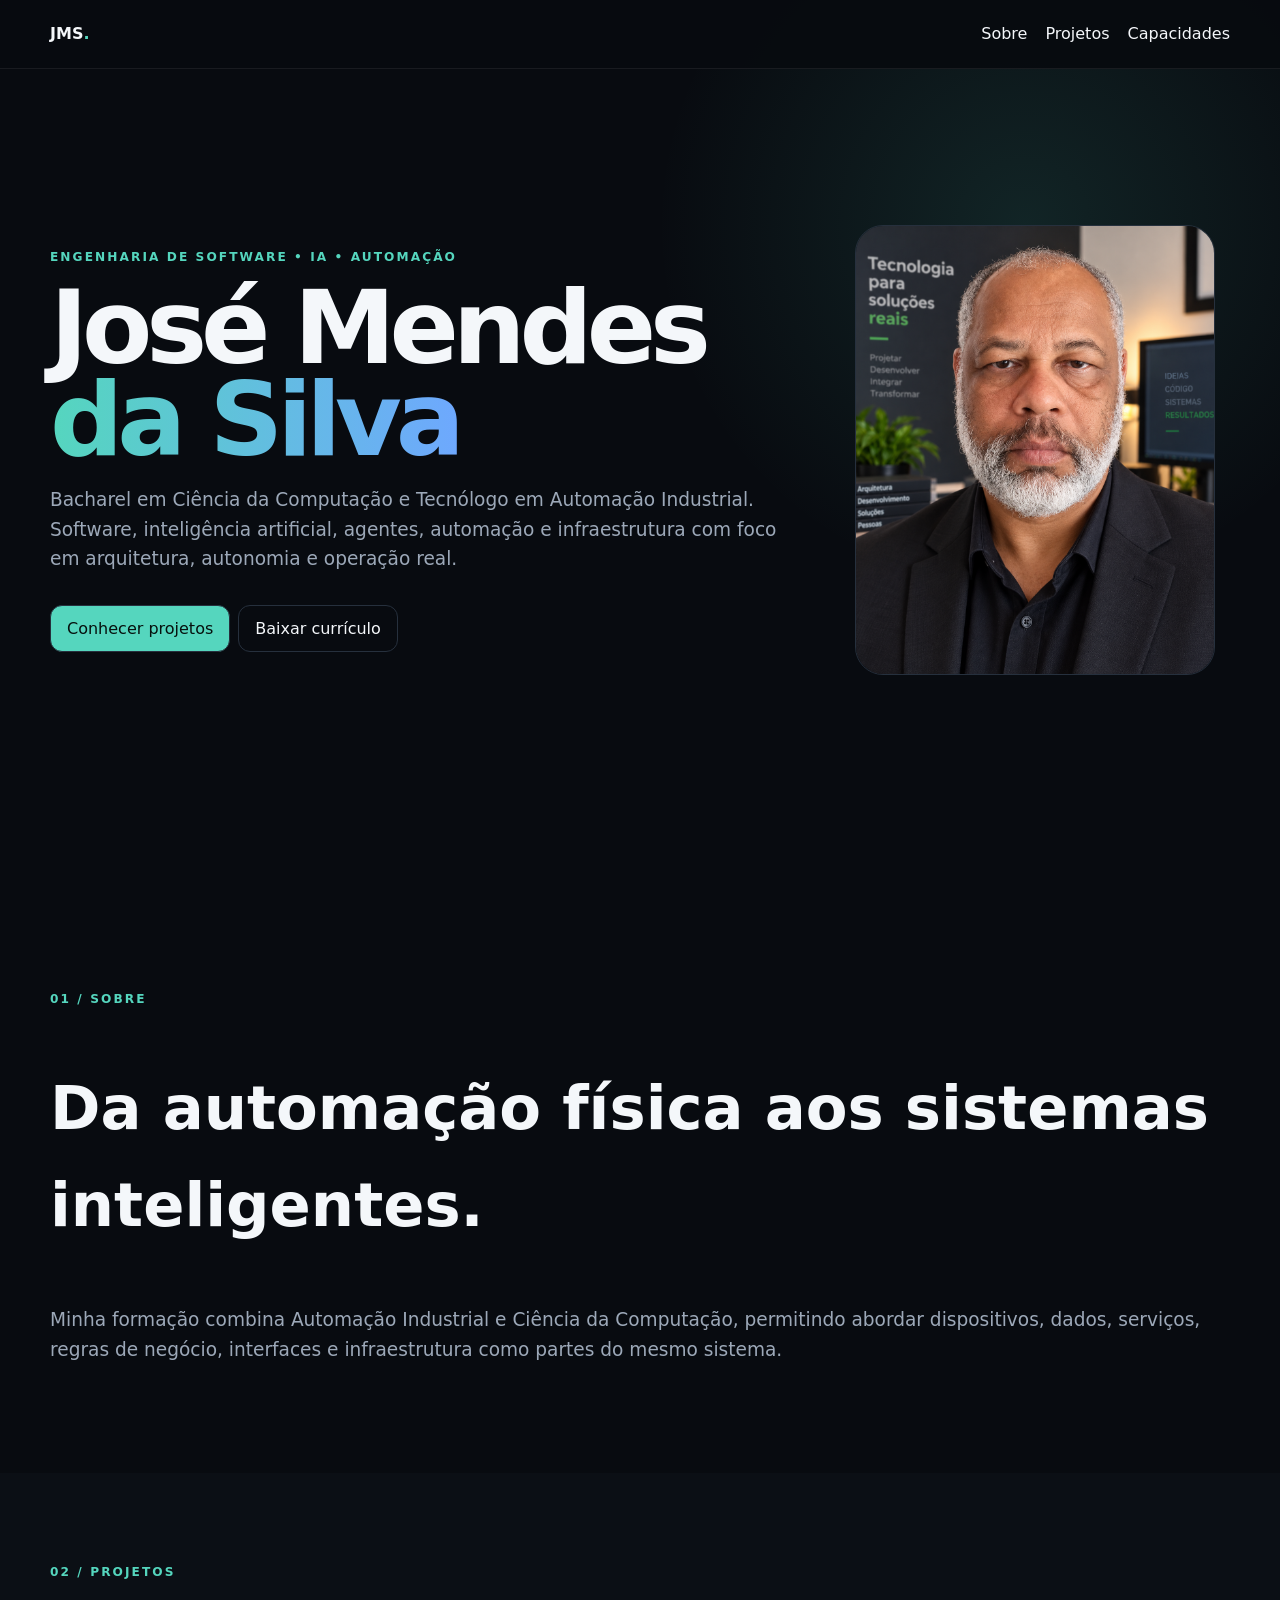
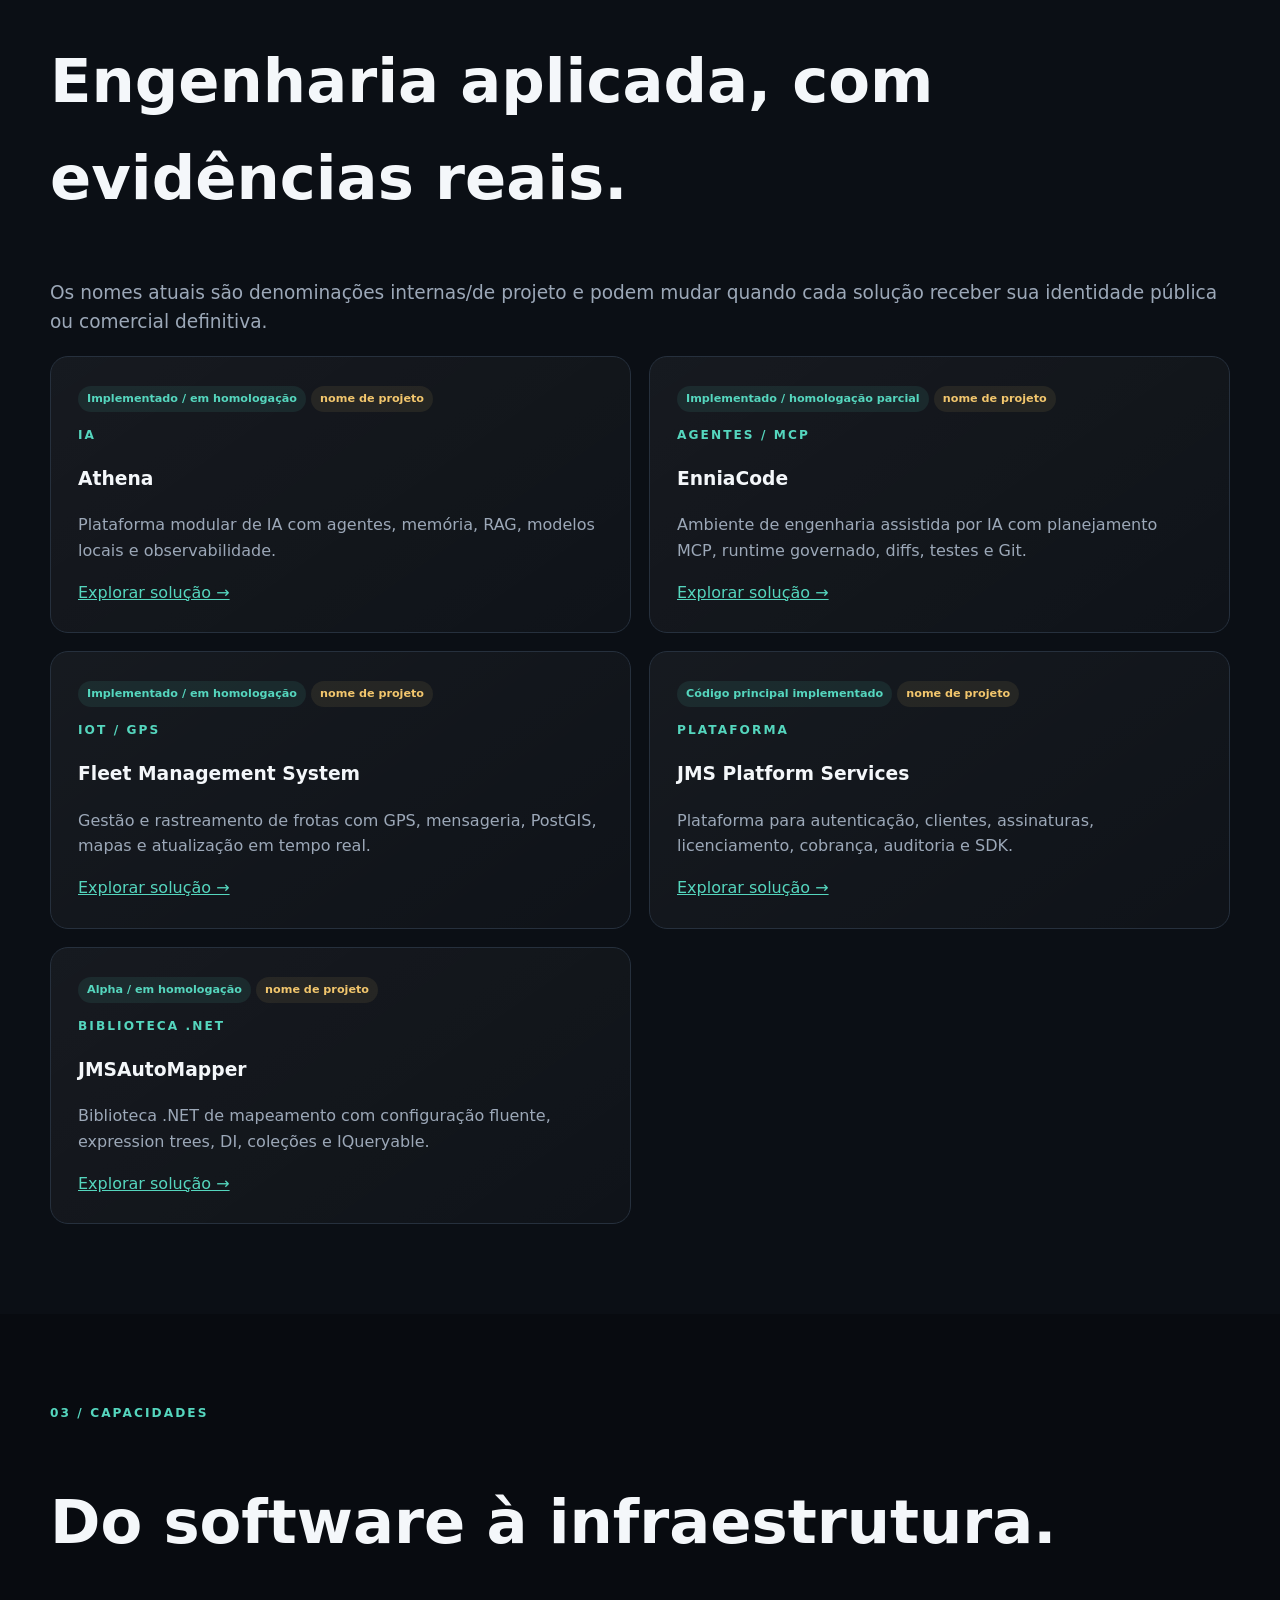
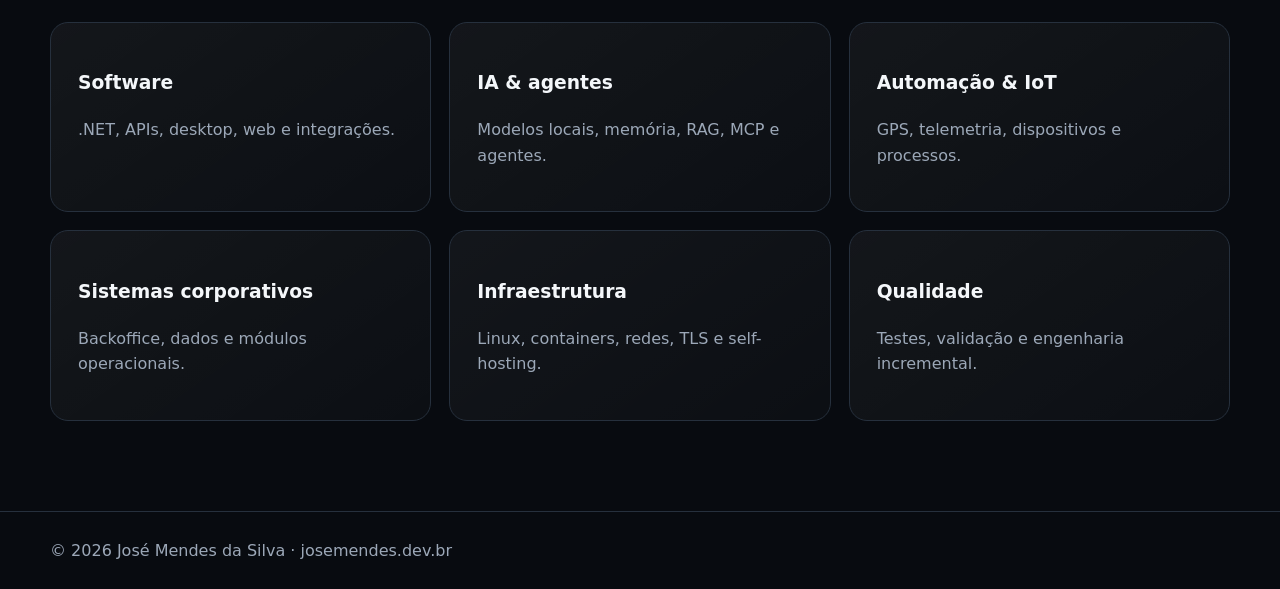
<file: index.html>
<!doctype html><html lang="pt-BR"><head><meta charset="utf-8"><meta name="viewport" content="width=device-width,initial-scale=1"><title>José Mendes da Silva | Software, IA & Automação</title><meta name="description" content="Portfólio profissional de José Mendes da Silva."><link rel="canonical" href="https://josemendes.dev.br/"><link rel="stylesheet" href="assets/site.css"></head><body><nav><div class="c"><a class="brand" href="#">JMS<span>.</span></a><div class="links"><a href="#sobre">Sobre</a><a href="#projetos">Projetos</a><a href="#capacidades">Capacidades</a></div></div></nav><header class="hero"><div class="c hg"><div><div class="k">ENGENHARIA DE SOFTWARE • IA • AUTOMAÇÃO</div><h1>José Mendes<br><span class="grad">da Silva</span></h1><p class="lead">Bacharel em Ciência da Computação e Tecnólogo em Automação Industrial. Software, inteligência artificial, agentes, automação e infraestrutura com foco em arquitetura, autonomia e operação real.</p><a class="btn primary" href="#projetos">Conhecer projetos</a><a class="btn" href="downloads/curriculo.pdf">Baixar currículo</a></div><img class="photo" src="assets/foto.png" alt="José Mendes da Silva"></div></header><main><section id="sobre" class="sec"><div class="c"><div class="k">01 / SOBRE</div><h2>Da automação física aos sistemas inteligentes.</h2><p class="lead">Minha formação combina Automação Industrial e Ciência da Computação, permitindo abordar dispositivos, dados, serviços, regras de negócio, interfaces e infraestrutura como partes do mesmo sistema.</p></div></section><section id="projetos" class="sec alt"><div class="c"><div class="k">02 / PROJETOS</div><h2>Engenharia aplicada, com evidências reais.</h2><p class="lead">Os nomes atuais são denominações internas/de projeto e podem mudar quando cada solução receber sua identidade pública ou comercial definitiva.</p><div id="catalog" class="grid"><p>Carregando catálogo...</p></div></div></section><section id="capacidades" class="sec"><div class="c"><div class="k">03 / CAPACIDADES</div><h2>Do software à infraestrutura.</h2><div class="g3"><div class="card"><h3>Software</h3><p>.NET, APIs, desktop, web e integrações.</p></div><div class="card"><h3>IA & agentes</h3><p>Modelos locais, memória, RAG, MCP e agentes.</p></div><div class="card"><h3>Automação & IoT</h3><p>GPS, telemetria, dispositivos e processos.</p></div><div class="card"><h3>Sistemas corporativos</h3><p>Backoffice, dados e módulos operacionais.</p></div><div class="card"><h3>Infraestrutura</h3><p>Linux, containers, redes, TLS e self-hosting.</p></div><div class="card"><h3>Qualidade</h3><p>Testes, validação e engenharia incremental.</p></div></div></div></section></main><footer class="foot"><div class="c">© <span id="year"></span> José Mendes da Silva · josemendes.dev.br</div></footer><script src="assets/site.js"></script></body></html>
</file>
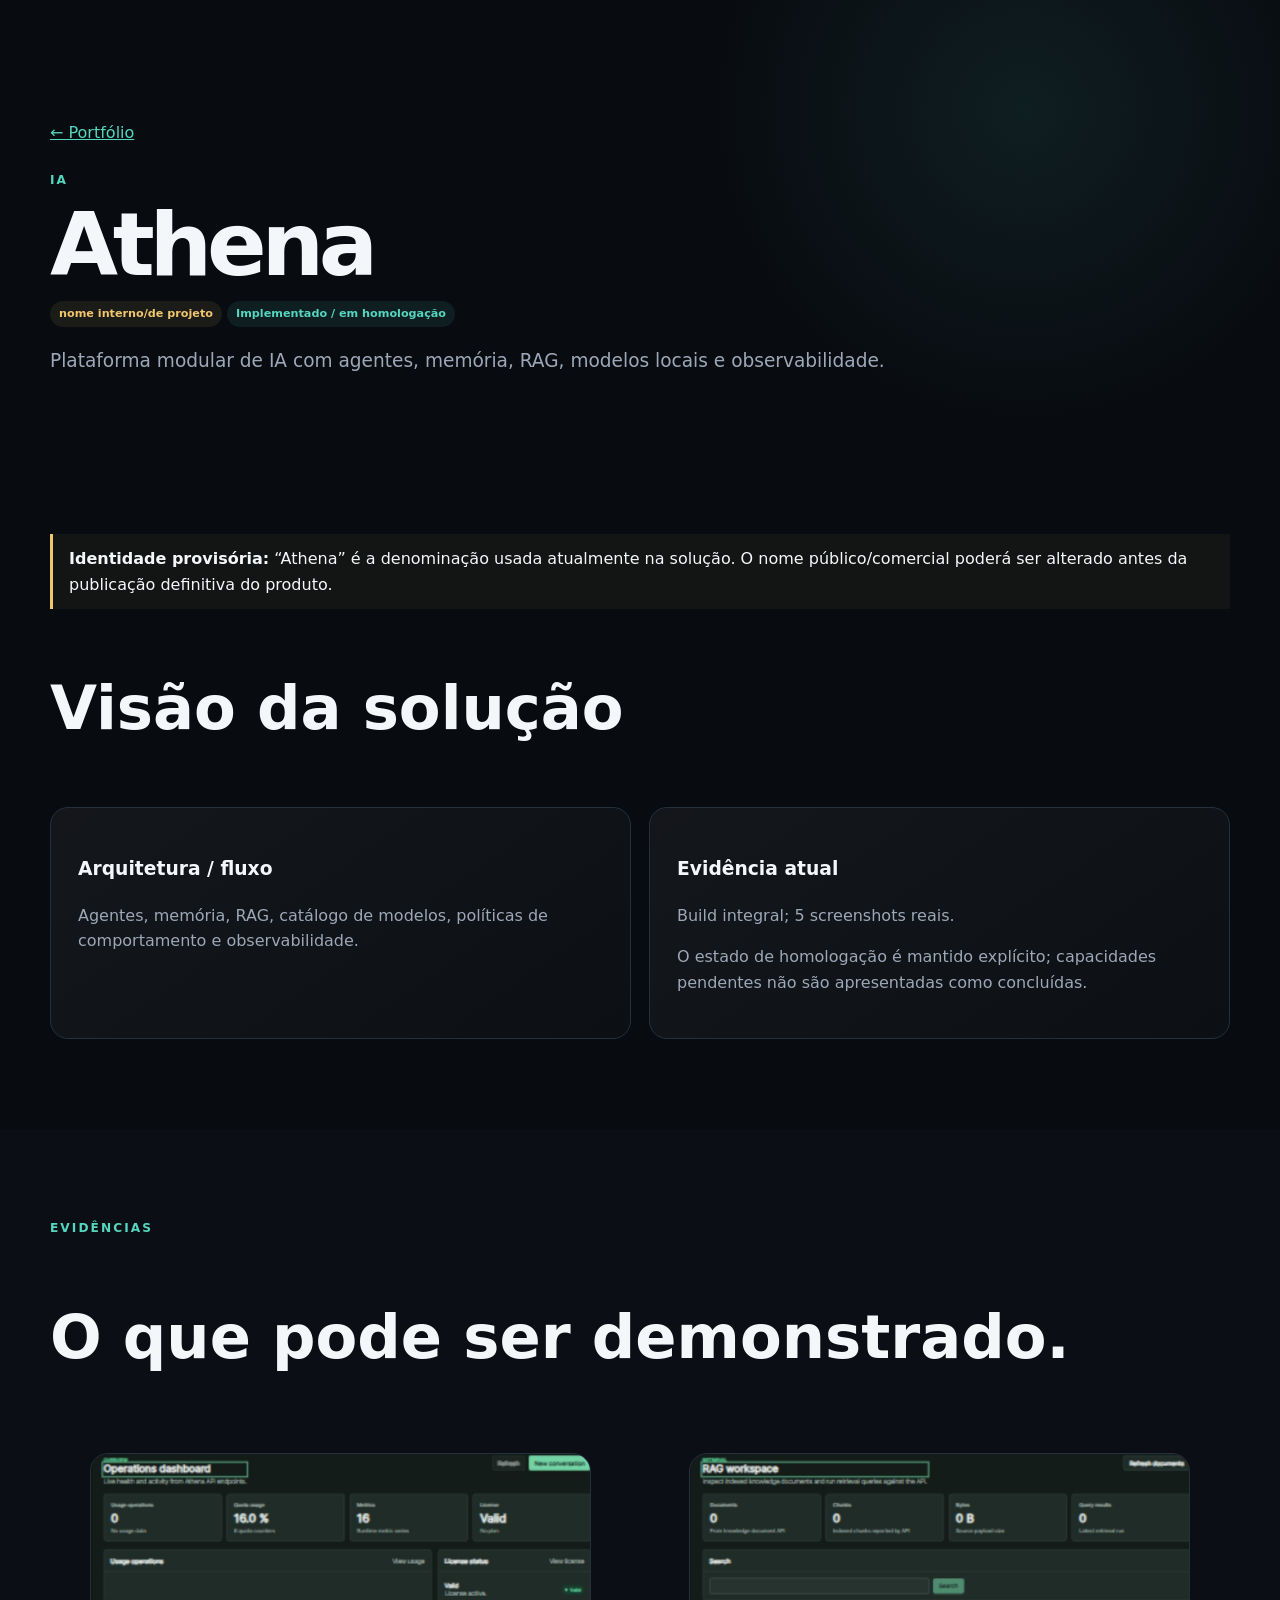
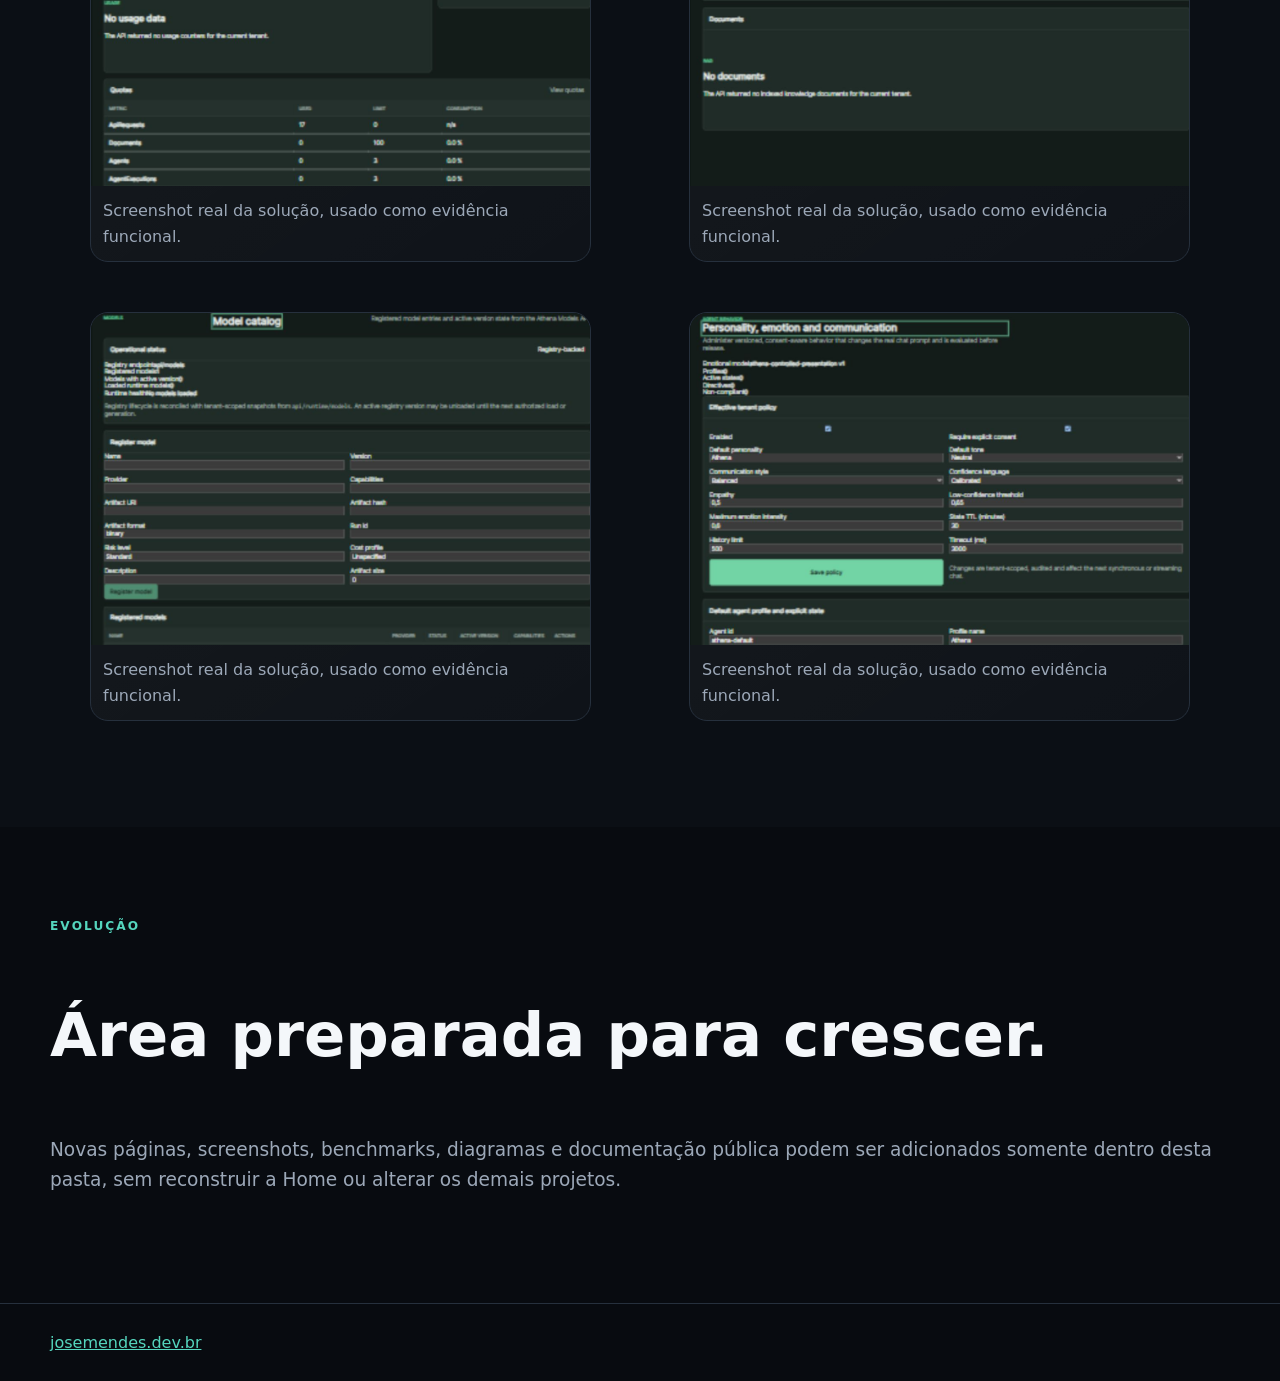
<file: projects/athena/index.html>
<!doctype html><html lang="pt-BR"><head><meta charset="utf-8"><meta name="viewport" content="width=device-width,initial-scale=1"><title>Athena — nome de projeto | José Mendes</title><link rel="stylesheet" href="../../assets/site.css"></head><body><header class="ph"><div class="c"><a class="link" href="../../index.html#projetos">← Portfólio</a><div class="k" style="margin-top:25px">IA</div><h1>Athena</h1><span class="work">nome interno/de projeto</span> <span class="tag">Implementado / em homologação</span><p class="lead">Plataforma modular de IA com agentes, memória, RAG, modelos locais e observabilidade.</p></div></header><main><section class="sec"><div class="c"><div class="notice"><b>Identidade provisória:</b> “Athena” é a denominação usada atualmente na solução. O nome público/comercial poderá ser alterado antes da publicação definitiva do produto.</div><h2>Visão da solução</h2><div class="grid"><div class="card"><h3>Arquitetura / fluxo</h3><p>Agentes, memória, RAG, catálogo de modelos, políticas de comportamento e observabilidade.</p></div><div class="card"><h3>Evidência atual</h3><p>Build integral; 5 screenshots reais.</p><p>O estado de homologação é mantido explícito; capacidades pendentes não são apresentadas como concluídas.</p></div></div></div></section><section class="sec alt"><div class="c"><div class="k">EVIDÊNCIAS</div><h2>O que pode ser demonstrado.</h2><div class="grid"><figure class="shot"><img src="assets/01-hero-dashboard.png" alt="Evidência de Athena"><figcaption>Screenshot real da solução, usado como evidência funcional.</figcaption></figure><figure class="shot"><img src="assets/02-rag-workspace.png" alt="Evidência de Athena"><figcaption>Screenshot real da solução, usado como evidência funcional.</figcaption></figure><figure class="shot"><img src="assets/04-model-catalog.png" alt="Evidência de Athena"><figcaption>Screenshot real da solução, usado como evidência funcional.</figcaption></figure><figure class="shot"><img src="assets/05-behavior-policy.png" alt="Evidência de Athena"><figcaption>Screenshot real da solução, usado como evidência funcional.</figcaption></figure></div></div></section><section class="sec"><div class="c"><div class="k">EVOLUÇÃO</div><h2>Área preparada para crescer.</h2><p class="lead">Novas páginas, screenshots, benchmarks, diagramas e documentação pública podem ser adicionados somente dentro desta pasta, sem reconstruir a Home ou alterar os demais projetos.</p></div></section></main><footer class="foot"><div class="c"><a class="link" href="../../index.html">josemendes.dev.br</a></div></footer></body></html>
</file>
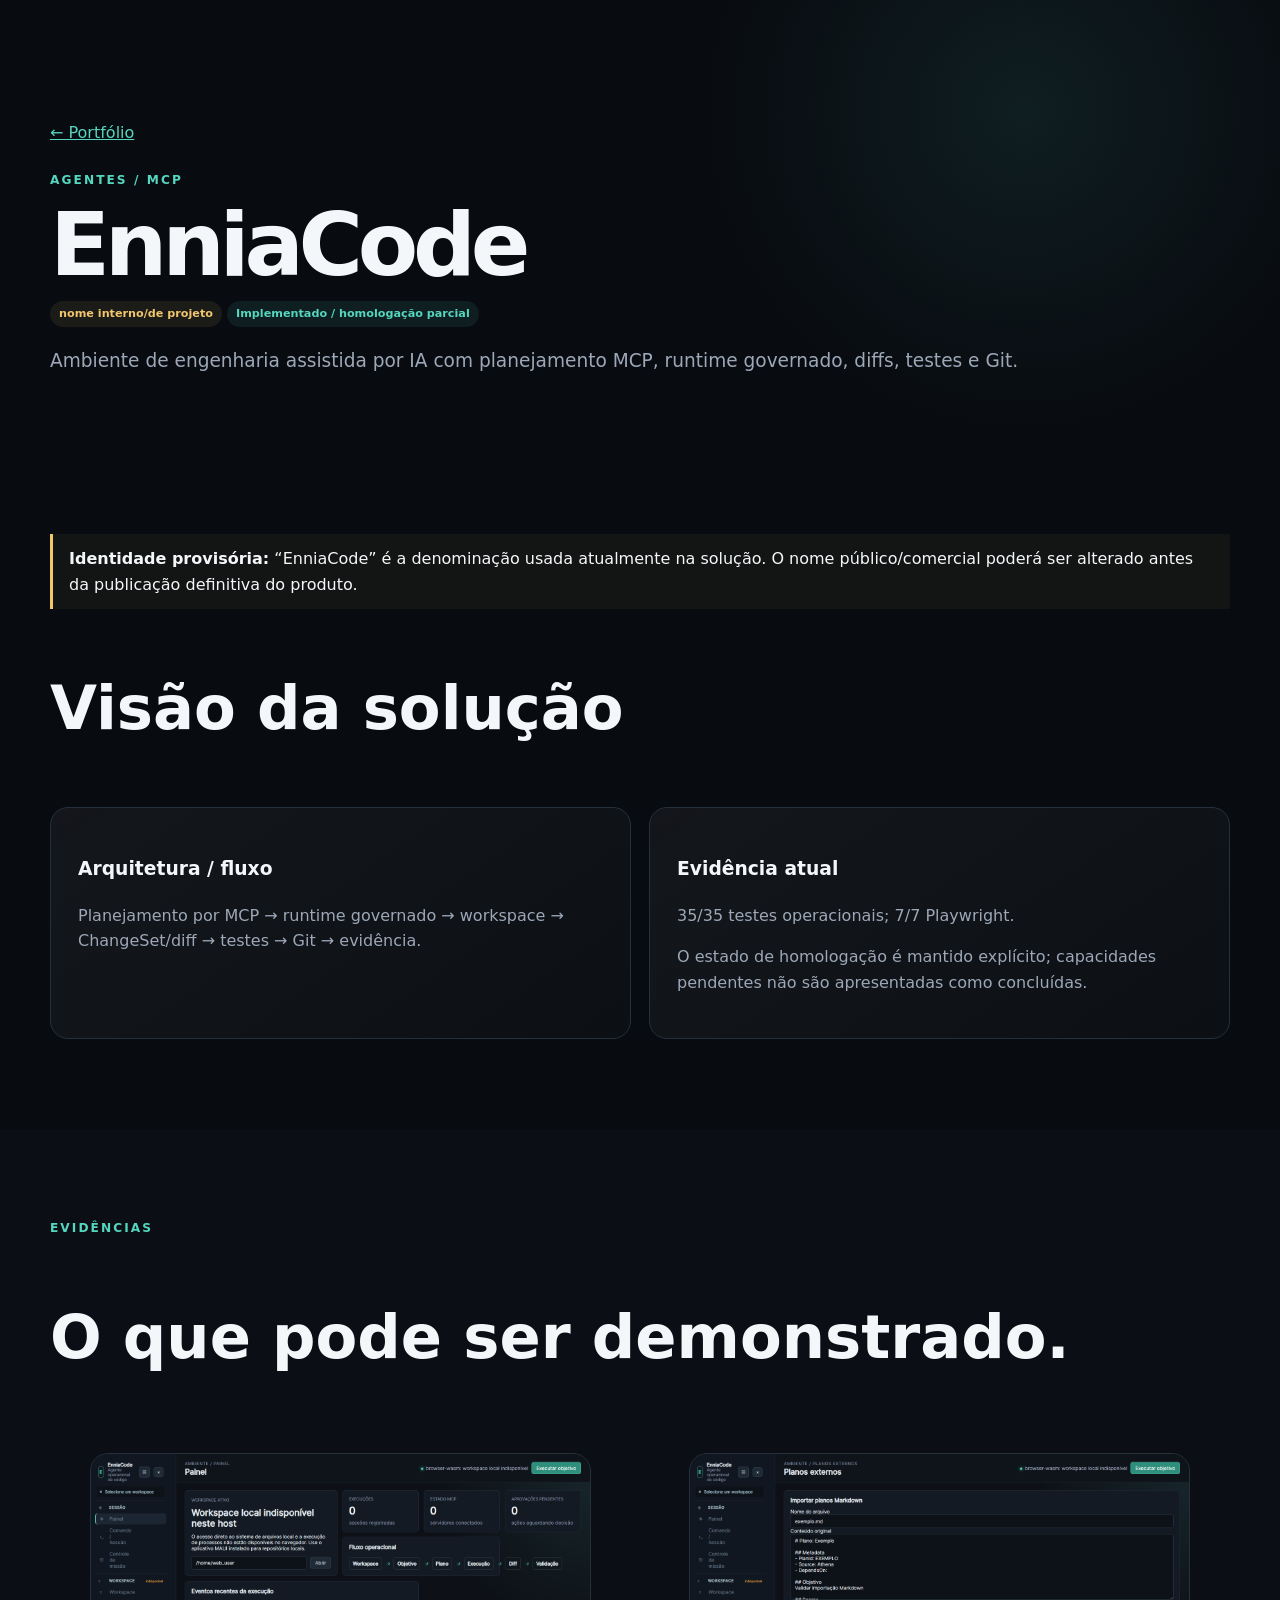
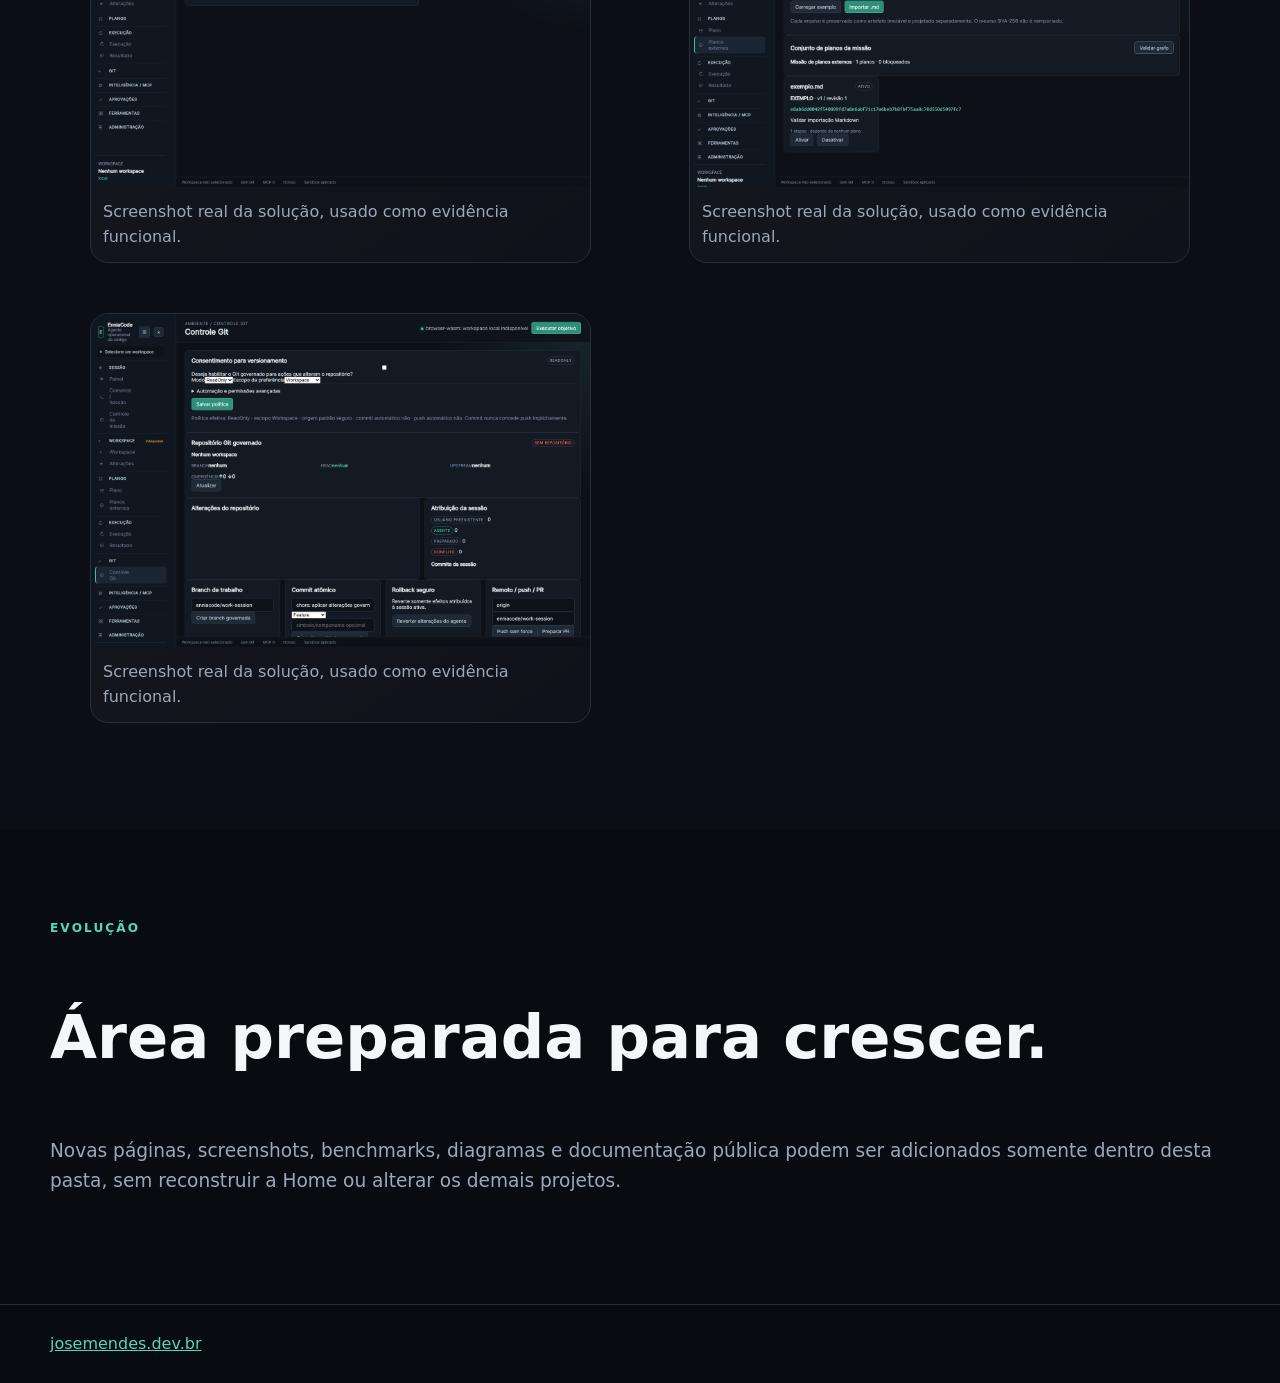
<file: projects/enniacode/index.html>
<!doctype html><html lang="pt-BR"><head><meta charset="utf-8"><meta name="viewport" content="width=device-width,initial-scale=1"><title>EnniaCode — nome de projeto | José Mendes</title><link rel="stylesheet" href="../../assets/site.css"></head><body><header class="ph"><div class="c"><a class="link" href="../../index.html#projetos">← Portfólio</a><div class="k" style="margin-top:25px">Agentes / MCP</div><h1>EnniaCode</h1><span class="work">nome interno/de projeto</span> <span class="tag">Implementado / homologação parcial</span><p class="lead">Ambiente de engenharia assistida por IA com planejamento MCP, runtime governado, diffs, testes e Git.</p></div></header><main><section class="sec"><div class="c"><div class="notice"><b>Identidade provisória:</b> “EnniaCode” é a denominação usada atualmente na solução. O nome público/comercial poderá ser alterado antes da publicação definitiva do produto.</div><h2>Visão da solução</h2><div class="grid"><div class="card"><h3>Arquitetura / fluxo</h3><p>Planejamento por MCP → runtime governado → workspace → ChangeSet/diff → testes → Git → evidência.</p></div><div class="card"><h3>Evidência atual</h3><p>35/35 testes operacionais; 7/7 Playwright.</p><p>O estado de homologação é mantido explícito; capacidades pendentes não são apresentadas como concluídas.</p></div></div></div></section><section class="sec alt"><div class="c"><div class="k">EVIDÊNCIAS</div><h2>O que pode ser demonstrado.</h2><div class="grid"><figure class="shot"><img src="assets/01-hero-dashboard-web.png" alt="Evidência de EnniaCode"><figcaption>Screenshot real da solução, usado como evidência funcional.</figcaption></figure><figure class="shot"><img src="assets/02-feature-planos-externos.png" alt="Evidência de EnniaCode"><figcaption>Screenshot real da solução, usado como evidência funcional.</figcaption></figure><figure class="shot"><img src="assets/04-supporting-git-governado.png" alt="Evidência de EnniaCode"><figcaption>Screenshot real da solução, usado como evidência funcional.</figcaption></figure></div></div></section><section class="sec"><div class="c"><div class="k">EVOLUÇÃO</div><h2>Área preparada para crescer.</h2><p class="lead">Novas páginas, screenshots, benchmarks, diagramas e documentação pública podem ser adicionados somente dentro desta pasta, sem reconstruir a Home ou alterar os demais projetos.</p></div></section></main><footer class="foot"><div class="c"><a class="link" href="../../index.html">josemendes.dev.br</a></div></footer></body></html>
</file>
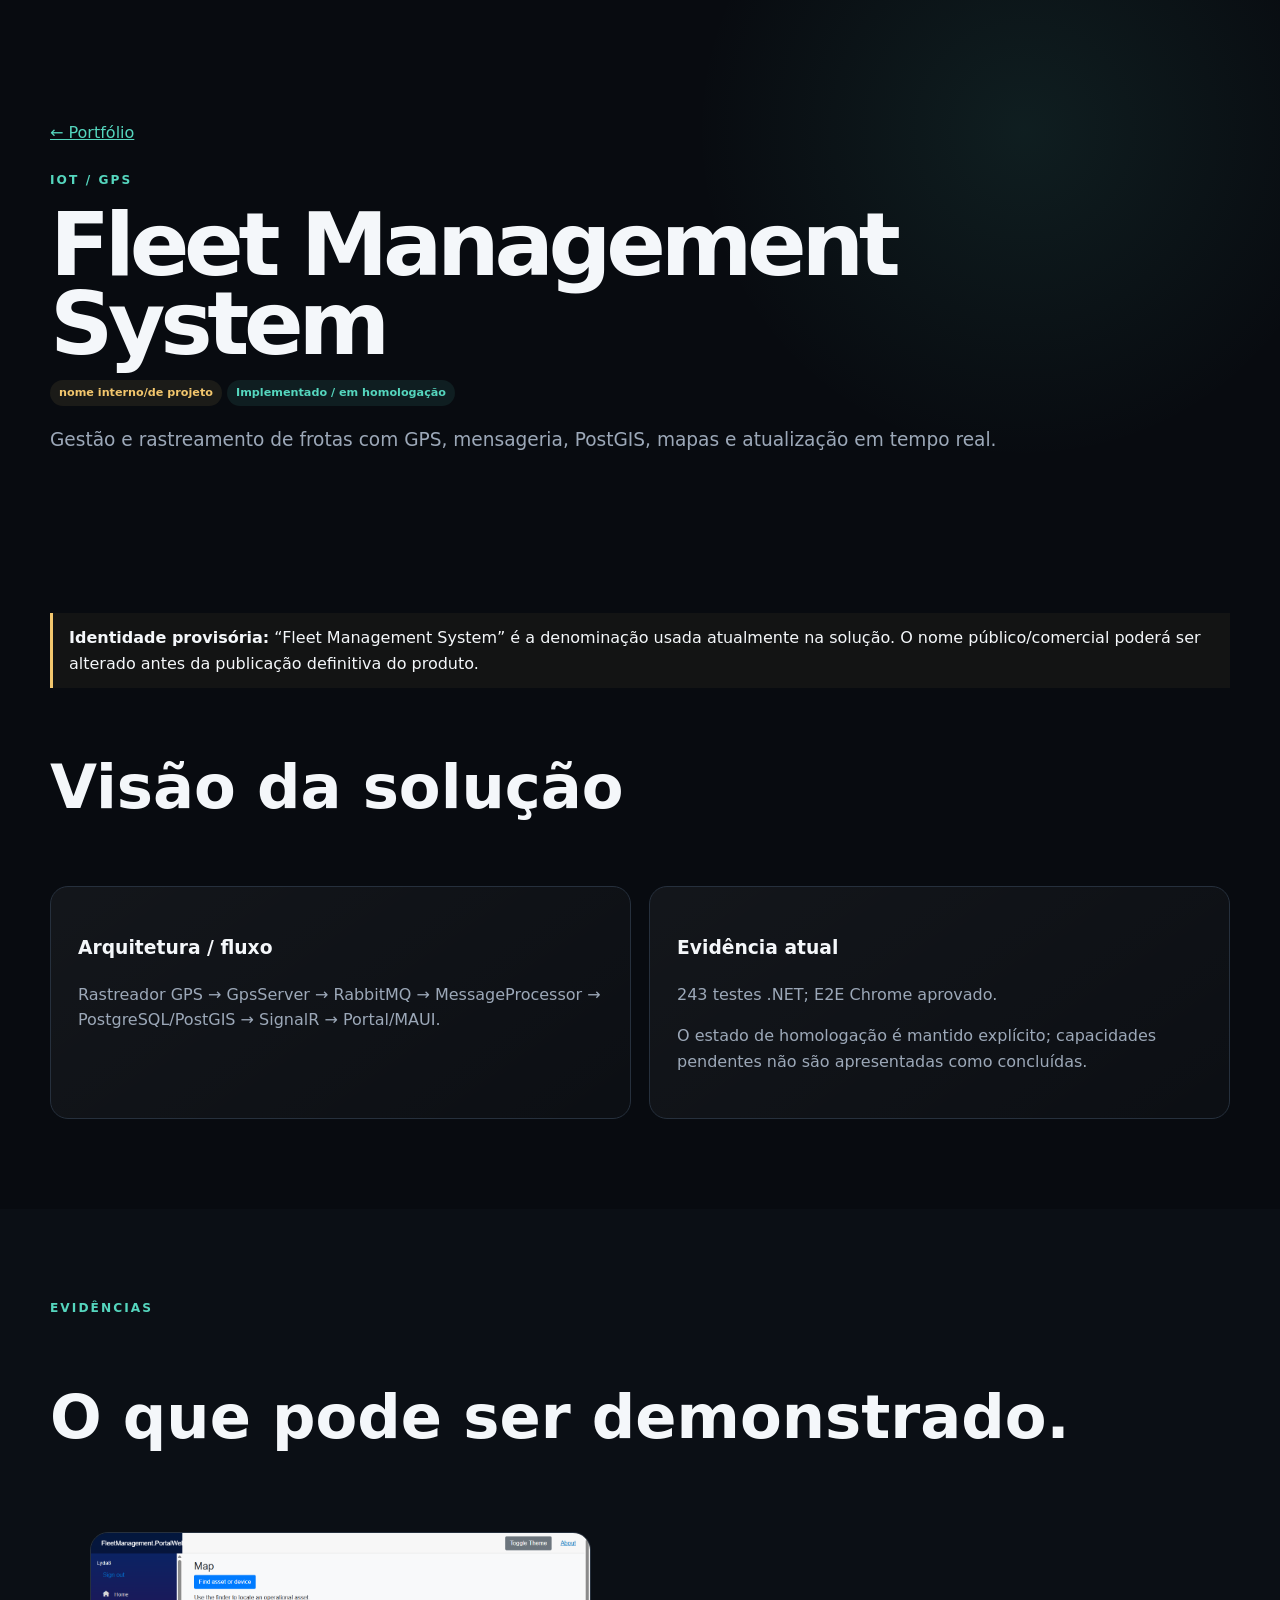
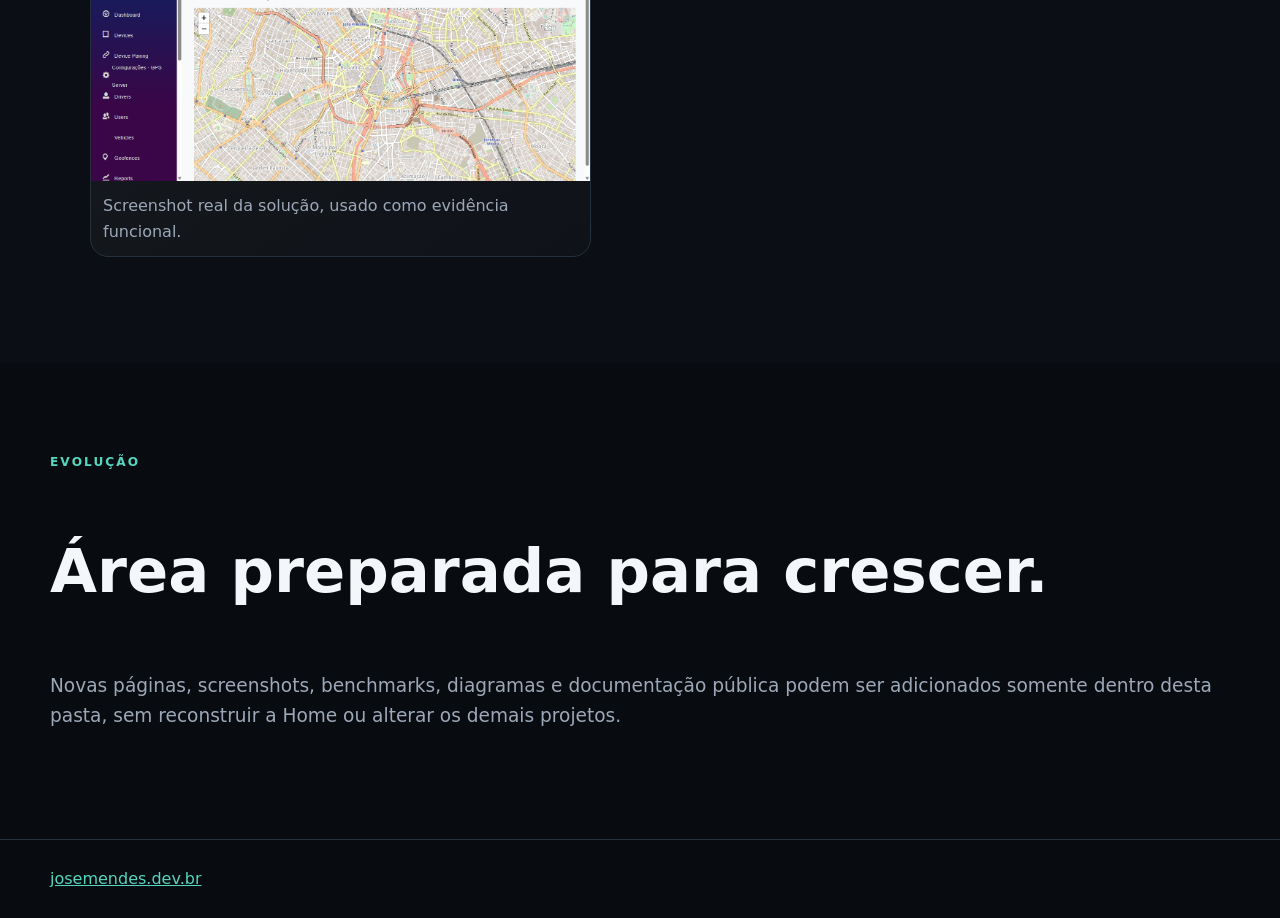
<file: projects/fleet-management/index.html>
<!doctype html><html lang="pt-BR"><head><meta charset="utf-8"><meta name="viewport" content="width=device-width,initial-scale=1"><title>Fleet Management System — nome de projeto | José Mendes</title><link rel="stylesheet" href="../../assets/site.css"></head><body><header class="ph"><div class="c"><a class="link" href="../../index.html#projetos">← Portfólio</a><div class="k" style="margin-top:25px">IoT / GPS</div><h1>Fleet Management System</h1><span class="work">nome interno/de projeto</span> <span class="tag">Implementado / em homologação</span><p class="lead">Gestão e rastreamento de frotas com GPS, mensageria, PostGIS, mapas e atualização em tempo real.</p></div></header><main><section class="sec"><div class="c"><div class="notice"><b>Identidade provisória:</b> “Fleet Management System” é a denominação usada atualmente na solução. O nome público/comercial poderá ser alterado antes da publicação definitiva do produto.</div><h2>Visão da solução</h2><div class="grid"><div class="card"><h3>Arquitetura / fluxo</h3><p>Rastreador GPS → GpsServer → RabbitMQ → MessageProcessor → PostgreSQL/PostGIS → SignalR → Portal/MAUI.</p></div><div class="card"><h3>Evidência atual</h3><p>243 testes .NET; E2E Chrome aprovado.</p><p>O estado de homologação é mantido explícito; capacidades pendentes não são apresentadas como concluídas.</p></div></div></div></section><section class="sec alt"><div class="c"><div class="k">EVIDÊNCIAS</div><h2>O que pode ser demonstrado.</h2><div class="grid"><figure class="shot"><img src="assets/01-hero-map.png" alt="Evidência de Fleet Management System"><figcaption>Screenshot real da solução, usado como evidência funcional.</figcaption></figure></div></div></section><section class="sec"><div class="c"><div class="k">EVOLUÇÃO</div><h2>Área preparada para crescer.</h2><p class="lead">Novas páginas, screenshots, benchmarks, diagramas e documentação pública podem ser adicionados somente dentro desta pasta, sem reconstruir a Home ou alterar os demais projetos.</p></div></section></main><footer class="foot"><div class="c"><a class="link" href="../../index.html">josemendes.dev.br</a></div></footer></body></html>
</file>
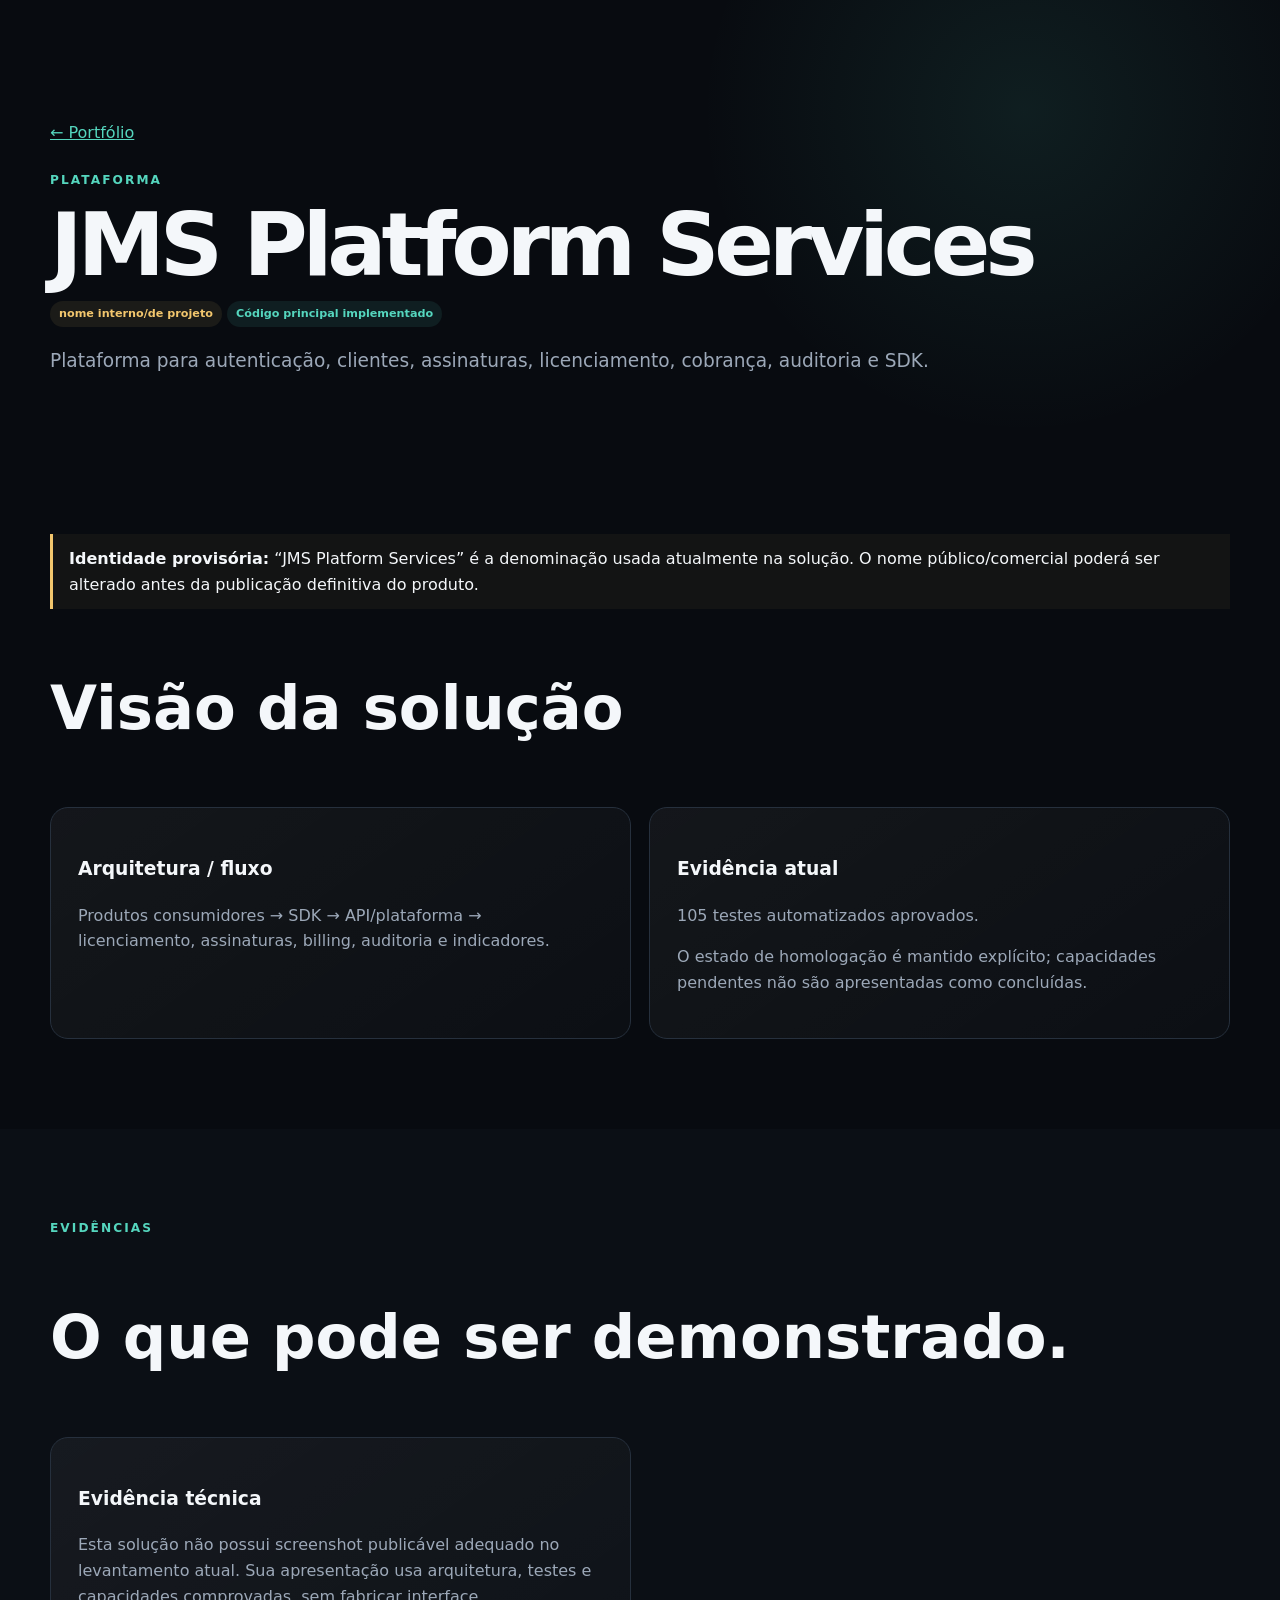
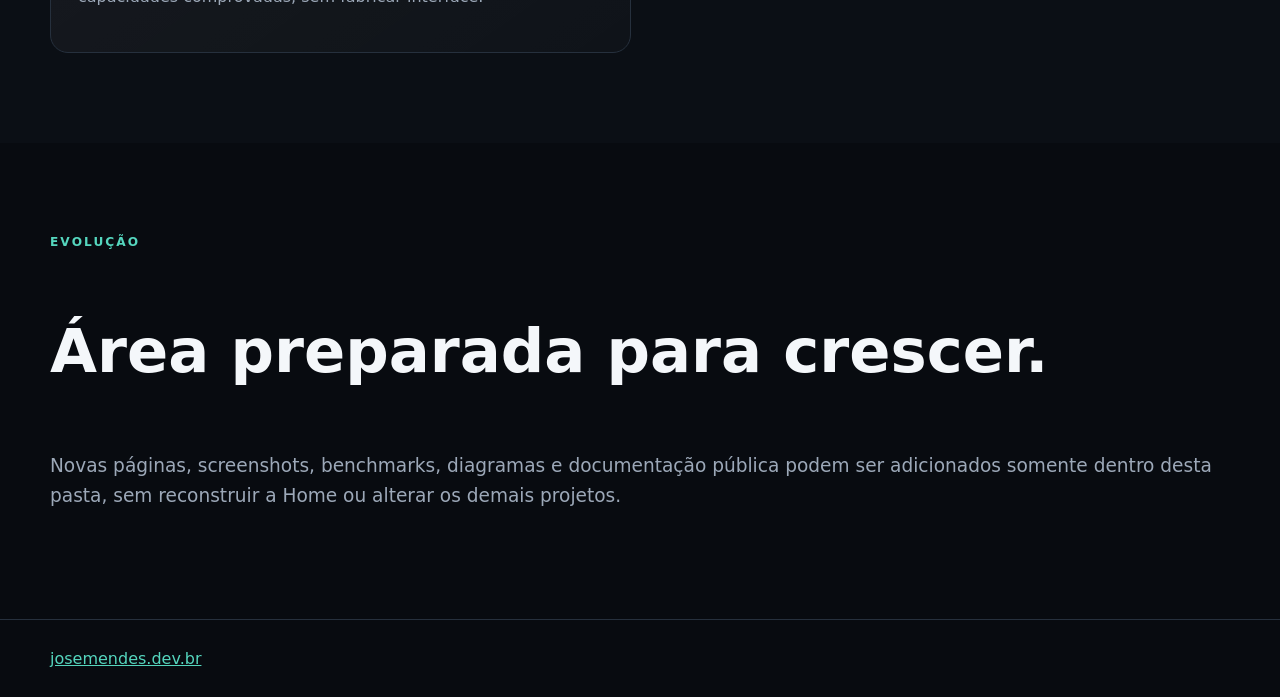
<file: projects/jms-platform-services/index.html>
<!doctype html><html lang="pt-BR"><head><meta charset="utf-8"><meta name="viewport" content="width=device-width,initial-scale=1"><title>JMS Platform Services — nome de projeto | José Mendes</title><link rel="stylesheet" href="../../assets/site.css"></head><body><header class="ph"><div class="c"><a class="link" href="../../index.html#projetos">← Portfólio</a><div class="k" style="margin-top:25px">Plataforma</div><h1>JMS Platform Services</h1><span class="work">nome interno/de projeto</span> <span class="tag">Código principal implementado</span><p class="lead">Plataforma para autenticação, clientes, assinaturas, licenciamento, cobrança, auditoria e SDK.</p></div></header><main><section class="sec"><div class="c"><div class="notice"><b>Identidade provisória:</b> “JMS Platform Services” é a denominação usada atualmente na solução. O nome público/comercial poderá ser alterado antes da publicação definitiva do produto.</div><h2>Visão da solução</h2><div class="grid"><div class="card"><h3>Arquitetura / fluxo</h3><p>Produtos consumidores → SDK → API/plataforma → licenciamento, assinaturas, billing, auditoria e indicadores.</p></div><div class="card"><h3>Evidência atual</h3><p>105 testes automatizados aprovados.</p><p>O estado de homologação é mantido explícito; capacidades pendentes não são apresentadas como concluídas.</p></div></div></div></section><section class="sec alt"><div class="c"><div class="k">EVIDÊNCIAS</div><h2>O que pode ser demonstrado.</h2><div class="grid"><div class="card"><h3>Evidência técnica</h3><p>Esta solução não possui screenshot publicável adequado no levantamento atual. Sua apresentação usa arquitetura, testes e capacidades comprovadas, sem fabricar interface.</p></div></div></div></section><section class="sec"><div class="c"><div class="k">EVOLUÇÃO</div><h2>Área preparada para crescer.</h2><p class="lead">Novas páginas, screenshots, benchmarks, diagramas e documentação pública podem ser adicionados somente dentro desta pasta, sem reconstruir a Home ou alterar os demais projetos.</p></div></section></main><footer class="foot"><div class="c"><a class="link" href="../../index.html">josemendes.dev.br</a></div></footer></body></html>
</file>
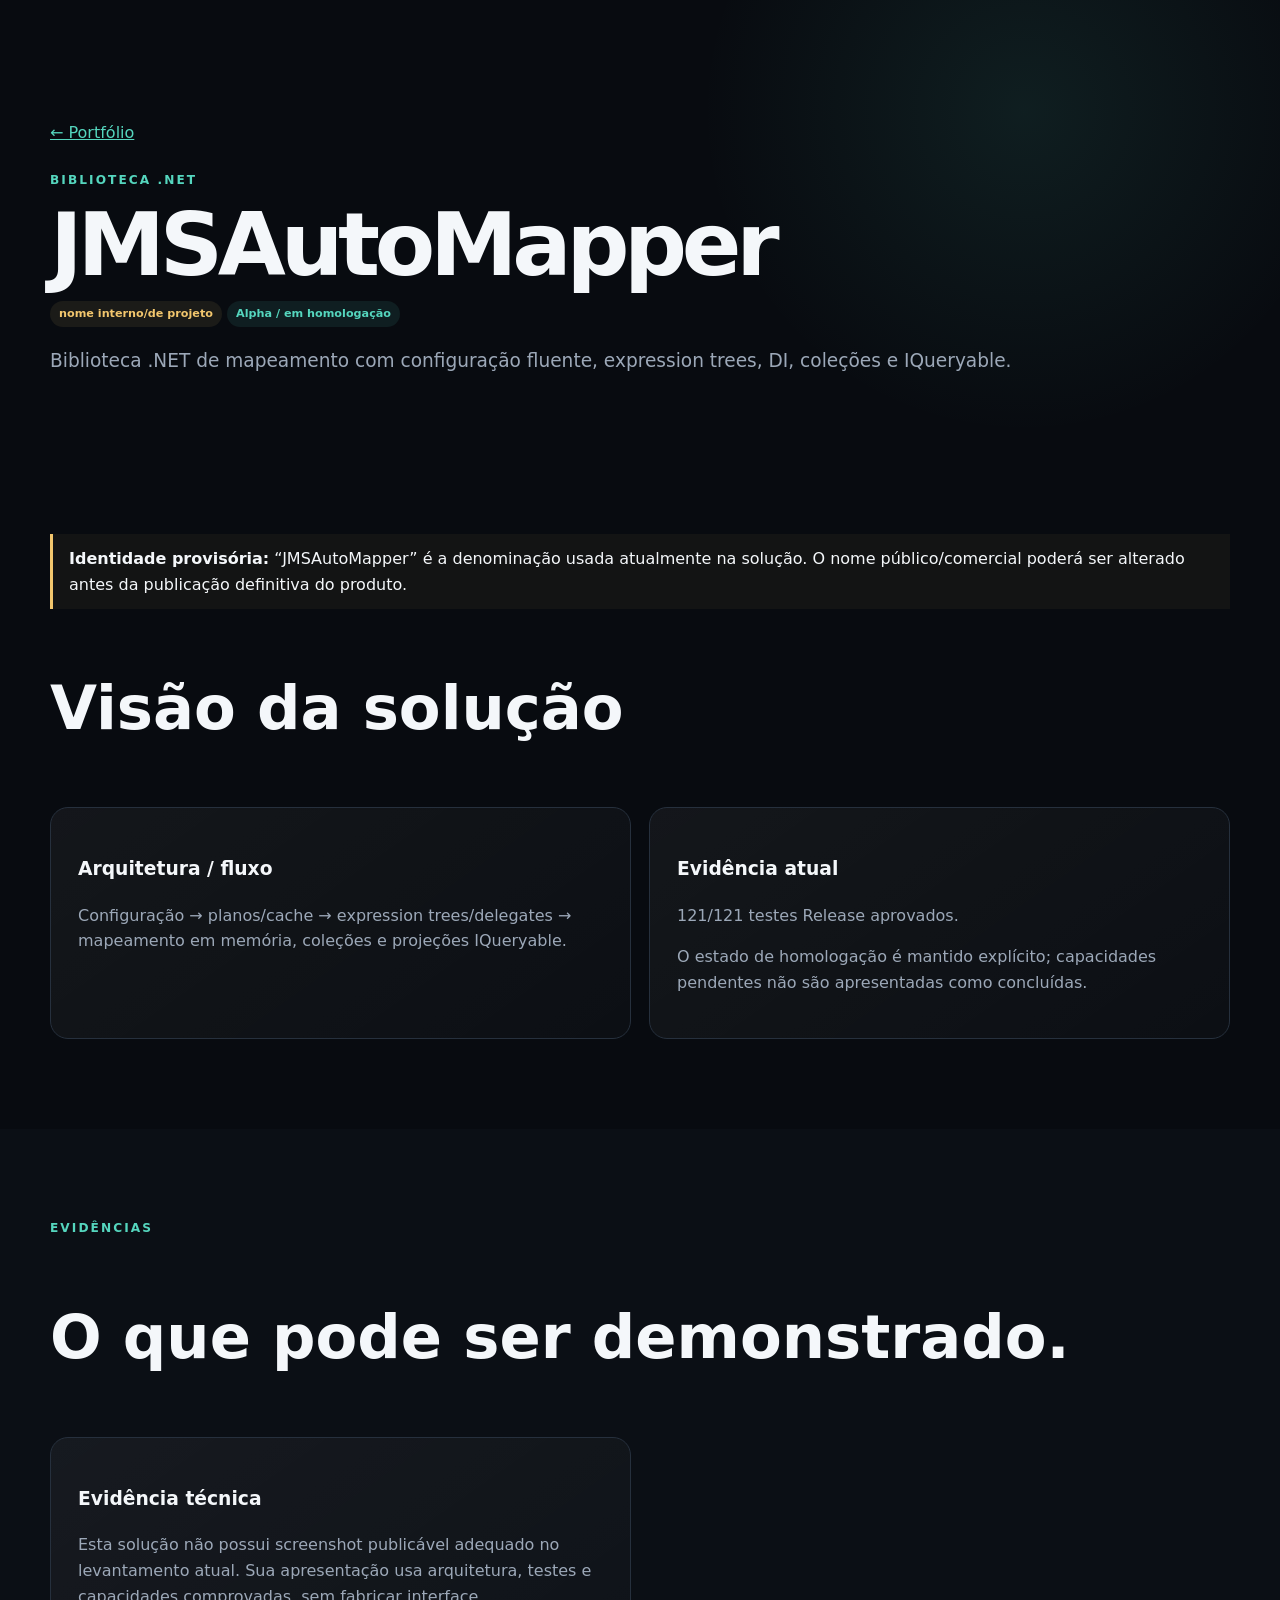
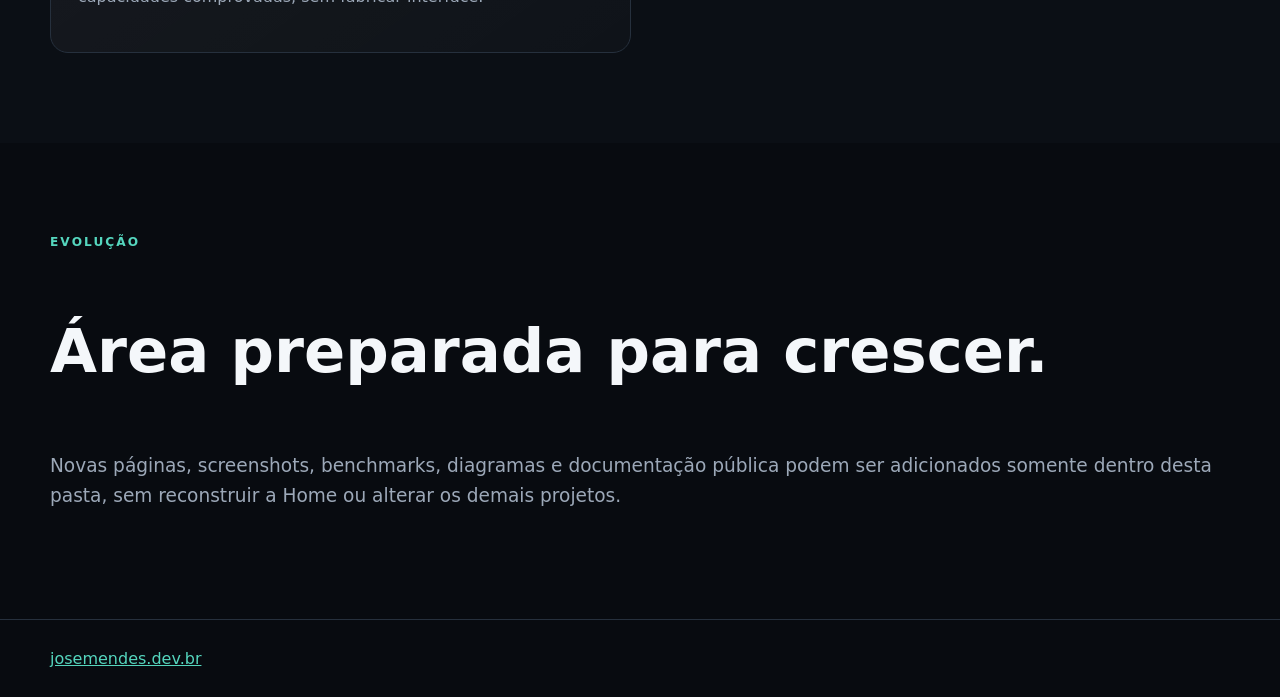
<file: projects/jmsautomapper/index.html>
<!doctype html><html lang="pt-BR"><head><meta charset="utf-8"><meta name="viewport" content="width=device-width,initial-scale=1"><title>JMSAutoMapper — nome de projeto | José Mendes</title><link rel="stylesheet" href="../../assets/site.css"></head><body><header class="ph"><div class="c"><a class="link" href="../../index.html#projetos">← Portfólio</a><div class="k" style="margin-top:25px">Biblioteca .NET</div><h1>JMSAutoMapper</h1><span class="work">nome interno/de projeto</span> <span class="tag">Alpha / em homologação</span><p class="lead">Biblioteca .NET de mapeamento com configuração fluente, expression trees, DI, coleções e IQueryable.</p></div></header><main><section class="sec"><div class="c"><div class="notice"><b>Identidade provisória:</b> “JMSAutoMapper” é a denominação usada atualmente na solução. O nome público/comercial poderá ser alterado antes da publicação definitiva do produto.</div><h2>Visão da solução</h2><div class="grid"><div class="card"><h3>Arquitetura / fluxo</h3><p>Configuração → planos/cache → expression trees/delegates → mapeamento em memória, coleções e projeções IQueryable.</p></div><div class="card"><h3>Evidência atual</h3><p>121/121 testes Release aprovados.</p><p>O estado de homologação é mantido explícito; capacidades pendentes não são apresentadas como concluídas.</p></div></div></div></section><section class="sec alt"><div class="c"><div class="k">EVIDÊNCIAS</div><h2>O que pode ser demonstrado.</h2><div class="grid"><div class="card"><h3>Evidência técnica</h3><p>Esta solução não possui screenshot publicável adequado no levantamento atual. Sua apresentação usa arquitetura, testes e capacidades comprovadas, sem fabricar interface.</p></div></div></div></section><section class="sec"><div class="c"><div class="k">EVOLUÇÃO</div><h2>Área preparada para crescer.</h2><p class="lead">Novas páginas, screenshots, benchmarks, diagramas e documentação pública podem ser adicionados somente dentro desta pasta, sem reconstruir a Home ou alterar os demais projetos.</p></div></section></main><footer class="foot"><div class="c"><a class="link" href="../../index.html">josemendes.dev.br</a></div></footer></body></html>
</file>
<file: assets/site.css>
:root{--bg:#080b10;--alt:#0b0f15;--line:#26303d;--text:#f4f7fa;--muted:#9ca8b8;--g:#55d6be;--b:#6ea8fe;--w:#f2c66d}*{box-sizing:border-box}body{margin:0;background:var(--bg);color:var(--text);font:16px/1.6 Inter,system-ui,"Segoe UI",sans-serif}a{color:inherit}.c{width:min(1180px,calc(100% - 32px));margin:auto}nav{position:fixed;inset:0 0 auto;background:#080b10ee;border-bottom:1px solid #ffffff12;z-index:5}nav .c{height:68px;display:flex;align-items:center;justify-content:space-between}nav a{text-decoration:none;margin-left:18px}.brand{font-weight:850;margin:0}.brand span,.k,.link{color:var(--g)}.hero{min-height:100vh;display:flex;align-items:center;background:radial-gradient(circle at 80% 25%,#55d6be20,transparent 30%)}.hg{display:grid;grid-template-columns:1.3fr .65fr;gap:55px;align-items:center}.hero h1,.ph h1{font-size:clamp(3.5rem,8vw,7rem);line-height:.9;letter-spacing:-.06em;margin:15px 0}.grad{background:linear-gradient(90deg,var(--g),var(--b));-webkit-background-clip:text;color:transparent}.photo{width:min(100%,360px);aspect-ratio:4/5;object-fit:cover;border-radius:28px;border:1px solid var(--line)}.k{font-size:.76rem;font-weight:800;letter-spacing:.17em;text-transform:uppercase}.lead,.card p,.muted{color:var(--muted)}.lead{font-size:1.16rem}.sec{padding:90px 0}.alt{background:var(--alt)}h2{font-size:clamp(2rem,5vw,3.8rem)}.grid{display:grid;grid-template-columns:repeat(2,1fr);gap:18px}.g3{display:grid;grid-template-columns:repeat(3,1fr);gap:18px}.card,.shot{border:1px solid var(--line);border-radius:18px;background:linear-gradient(145deg,#ffffff0c,#ffffff04)}.card{padding:27px}.tag,.work{display:inline-block;padding:4px 9px;border-radius:999px;font-size:.7rem;font-weight:800}.tag{color:var(--g);background:#55d6be18}.work{color:var(--w);background:#f2c66d15}.btn{display:inline-block;padding:10px 16px;border:1px solid var(--line);border-radius:12px;text-decoration:none;margin:12px 8px 0 0}.primary{background:var(--g);color:#06110e}.ph{padding:120px 0 50px;background:radial-gradient(circle at 80% 25%,#55d6be18,transparent 30%)}.ph h1{font-size:clamp(3rem,7vw,5.5rem)}.shot{overflow:hidden}.shot img{width:100%;display:block}.shot figcaption{padding:12px;color:var(--muted)}.notice{border-left:3px solid var(--w);padding:12px 16px;background:#f2c66d0b}.foot{padding:26px 0;border-top:1px solid var(--line);color:var(--muted)}@media(max-width:850px){.hg,.grid,.g3{grid-template-columns:1fr}.photo{width:min(70vw,330px)}nav .links{display:none}.sec{padding:70px 0}}
</file>
